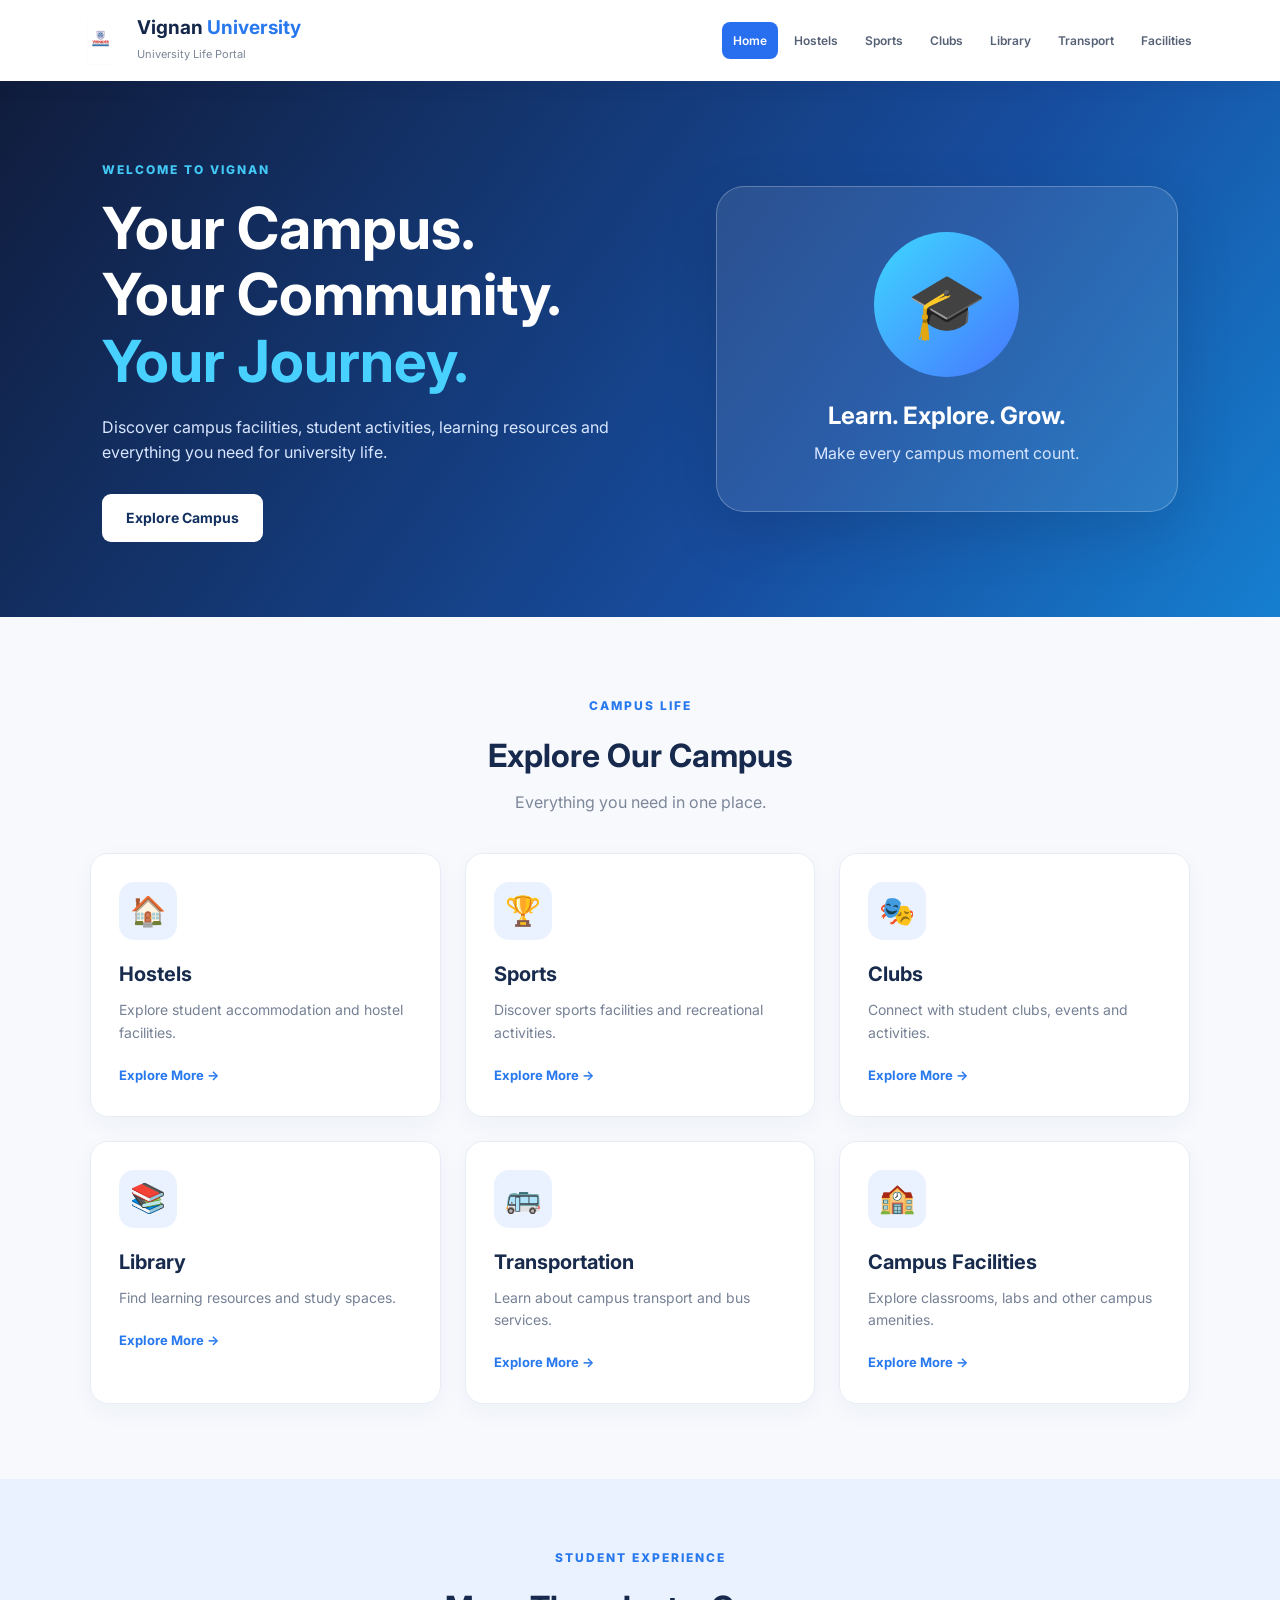
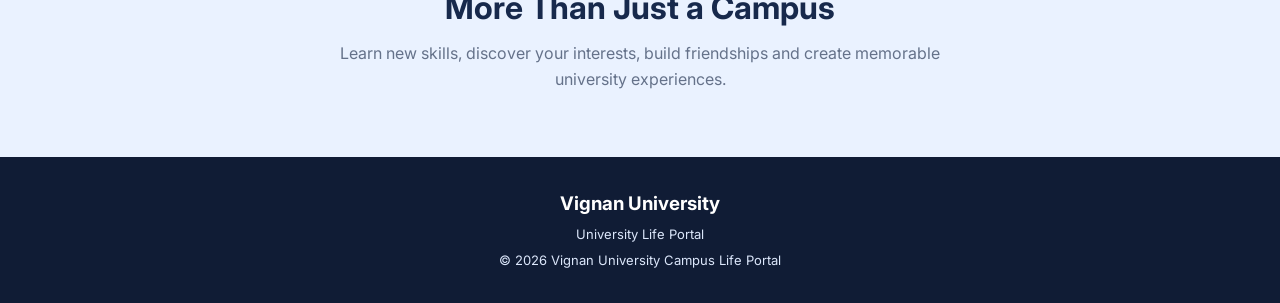
<file: index.html>
<!DOCTYPE html>
<html lang="en">
<head>
    <meta charset="UTF-8">
    <meta name="viewport" content="width=device-width, initial-scale=1.0">
    <title>Vignan University | Campus Life Portal</title>
    <link rel="stylesheet" href="style.css">
</head>
<body>

<header class="header">
    <a href="https://www.instagram.com/vignansuniversityhyd/"
       target="_blank" rel="noopener noreferrer" class="logo">
        <img src="vignan-logo.png" alt="Vignan University Logo">
        <div>
            <h2>Vignan <span>University</span></h2>
            <small>University Life Portal</small>
        </div>
    </a>

    <nav>
        <a class="active" href="index.html">Home</a>
        <a href="hostels.html">Hostels</a>
        <a href="sports.html">Sports</a>
        <a href="clubs.html">Clubs</a>
        <a href="library.html">Library</a>
        <a href="transportation.html">Transport</a>
        <a href="facilities.html">Facilities</a>
    </nav>
</header>

<section class="hero">
    <div class="hero-content">
        <span class="tag">WELCOME TO VIGNAN</span>
        <h1>Your Campus.<br>Your Community.<br><span>Your Journey.</span></h1>
        <p>
            Discover campus facilities, student activities, learning
            resources and everything you need for university life.
        </p>
        <a href="#services" class="btn">Explore Campus</a>
    </div>

    <div class="hero-visual">
        <div class="circle">🎓</div>
        <h2>Learn. Explore. Grow.</h2>
        <p>Make every campus moment count.</p>
    </div>
</section>

<section class="section" id="services">
    <div class="section-heading">
        <span class="tag">CAMPUS LIFE</span>
        <h2>Explore Our Campus</h2>
        <p>Everything you need in one place.</p>
    </div>

    <div class="service-grid">
        <a href="hostels.html" class="service-card">
            <div class="card-icon">🏠</div>
            <h3>Hostels</h3>
            <p>Explore student accommodation and hostel facilities.</p>
            <span>Explore More →</span>
        </a>

        <a href="sports.html" class="service-card">
            <div class="card-icon">🏆</div>
            <h3>Sports</h3>
            <p>Discover sports facilities and recreational activities.</p>
            <span>Explore More →</span>
        </a>

        <a href="clubs.html" class="service-card">
            <div class="card-icon">🎭</div>
            <h3>Clubs</h3>
            <p>Connect with student clubs, events and activities.</p>
            <span>Explore More →</span>
        </a>

        <a href="library.html" class="service-card">
            <div class="card-icon">📚</div>
            <h3>Library</h3>
            <p>Find learning resources and study spaces.</p>
            <span>Explore More →</span>
        </a>

        <a href="transportation.html" class="service-card">
            <div class="card-icon">🚌</div>
            <h3>Transportation</h3>
            <p>Learn about campus transport and bus services.</p>
            <span>Explore More →</span>
        </a>

        <a href="facilities.html" class="service-card">
            <div class="card-icon">🏫</div>
            <h3>Campus Facilities</h3>
            <p>Explore classrooms, labs and other campus amenities.</p>
            <span>Explore More →</span>
        </a>
    </div>
</section>

<section class="experience">
    <span class="tag">STUDENT EXPERIENCE</span>
    <h2>More Than Just a Campus</h2>
    <p>
        Learn new skills, discover your interests, build friendships
        and create memorable university experiences.
    </p>
</section>

<footer>
    <h3>Vignan University</h3>
    <p>University Life Portal</p>
    <p>© 2026 Vignan University Campus Life Portal</p>
</footer>

</body>
</html>
</file>
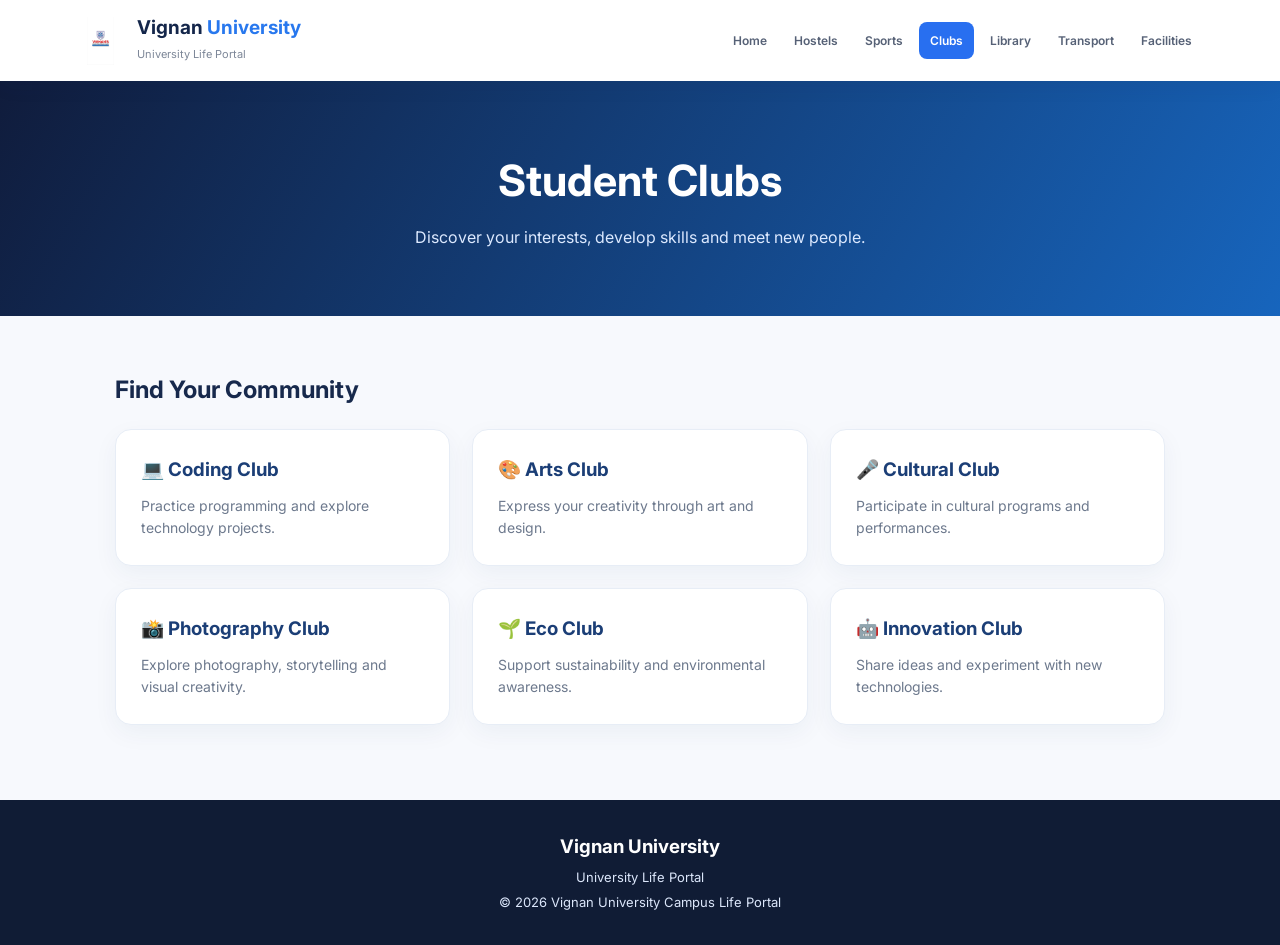
<file: clubs.html>
<!DOCTYPE html>
<html lang="en">
<head>
    <meta charset="UTF-8">
    <meta name="viewport" content="width=device-width, initial-scale=1.0">
    <title>Clubs | Vignan University</title>
    <link rel="stylesheet" href="style.css">
</head>
<body>
<header class="header">
    <a href="https://www.instagram.com/vignansuniversityhyd/" target="_blank" rel="noopener noreferrer" class="logo">
        <img src="vignan-logo.png" alt="Vignan University Logo">
        <div><h2>Vignan <span>University</span></h2><small>University Life Portal</small></div>
    </a>
    <nav>
        <a href="index.html">Home</a><a href="hostels.html">Hostels</a>
        <a href="sports.html">Sports</a><a class="active" href="clubs.html">Clubs</a>
        <a href="library.html">Library</a><a href="transportation.html">Transport</a>
        <a href="facilities.html">Facilities</a>
    </nav>
</header>
<section class="page-hero">
    <h1>Student Clubs</h1>
    <p>Discover your interests, develop skills and meet new people.</p>
</section>
<main class="page-content">
    <h2>Find Your Community</h2>
    <div class="modern-grid">
        <div class="modern-card"><h3>💻 Coding Club</h3><p>Practice programming and explore technology projects.</p></div>
        <div class="modern-card"><h3>🎨 Arts Club</h3><p>Express your creativity through art and design.</p></div>
        <div class="modern-card"><h3>🎤 Cultural Club</h3><p>Participate in cultural programs and performances.</p></div>
        <div class="modern-card"><h3>📸 Photography Club</h3><p>Explore photography, storytelling and visual creativity.</p></div>
        <div class="modern-card"><h3>🌱 Eco Club</h3><p>Support sustainability and environmental awareness.</p></div>
        <div class="modern-card"><h3>🤖 Innovation Club</h3><p>Share ideas and experiment with new technologies.</p></div>
    </div>
</main>
<footer><h3>Vignan University</h3><p>University Life Portal</p><p>© 2026 Vignan University Campus Life Portal</p></footer>
</body>
</html>
</file>
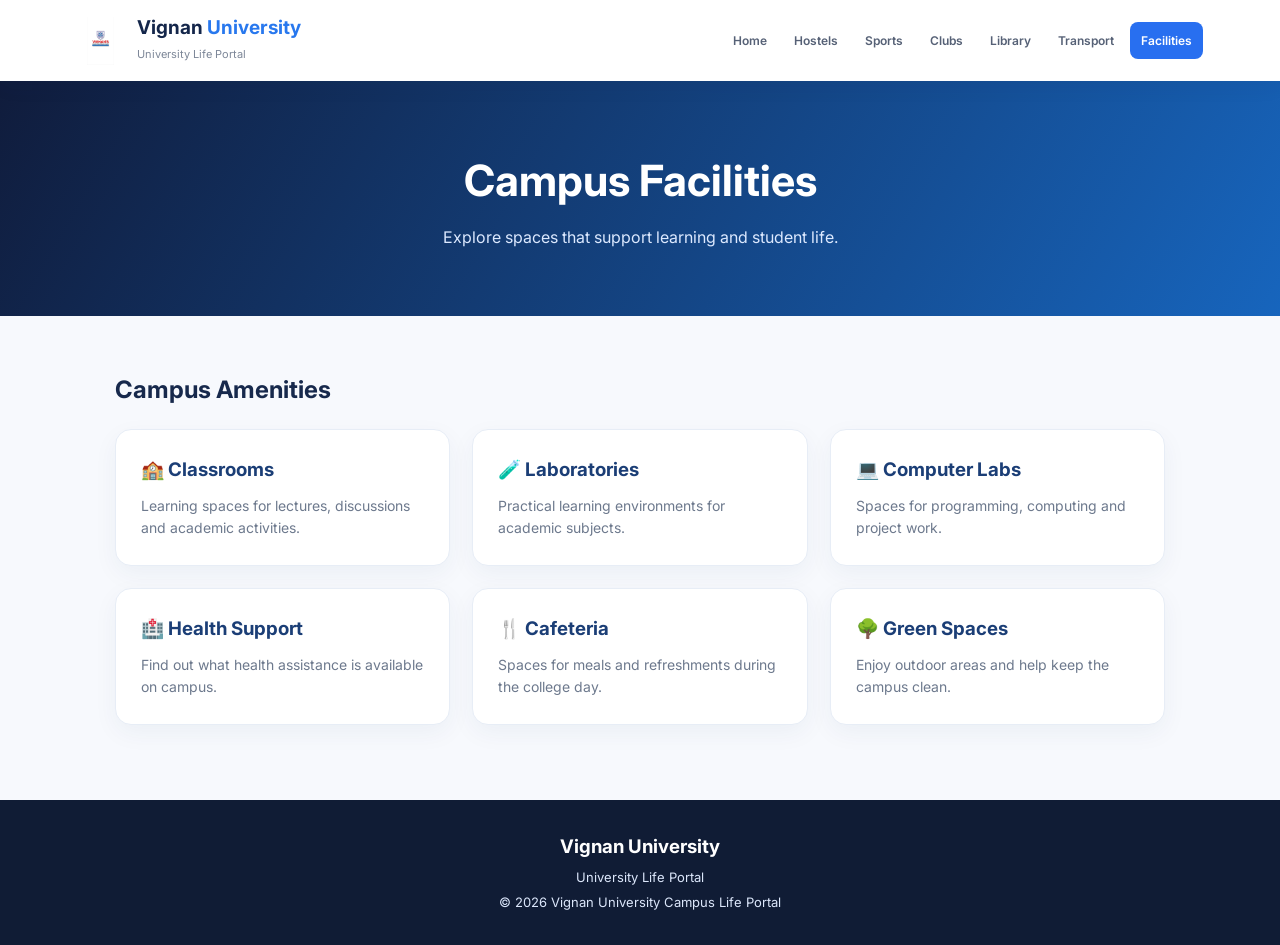
<file: facilities.html>
<!DOCTYPE html>
<html lang="en">
<head>
    <meta charset="UTF-8">
    <meta name="viewport" content="width=device-width, initial-scale=1.0">
    <title>Campus Facilities | Vignan University</title>
    <link rel="stylesheet" href="style.css">
</head>
<body>
<header class="header">
    <a href="https://www.instagram.com/vignansuniversityhyd/" target="_blank" rel="noopener noreferrer" class="logo">
        <img src="vignan-logo.png" alt="Vignan University Logo">
        <div><h2>Vignan <span>University</span></h2><small>University Life Portal</small></div>
    </a>
    <nav>
        <a href="index.html">Home</a><a href="hostels.html">Hostels</a>
        <a href="sports.html">Sports</a><a href="clubs.html">Clubs</a>
        <a href="library.html">Library</a><a href="transportation.html">Transport</a>
        <a class="active" href="facilities.html">Facilities</a>
    </nav>
</header>
<section class="page-hero">
    <h1>Campus Facilities</h1>
    <p>Explore spaces that support learning and student life.</p>
</section>
<main class="page-content">
    <h2>Campus Amenities</h2>
    <div class="modern-grid">
        <div class="modern-card"><h3>🏫 Classrooms</h3><p>Learning spaces for lectures, discussions and academic activities.</p></div>
        <div class="modern-card"><h3>🧪 Laboratories</h3><p>Practical learning environments for academic subjects.</p></div>
        <div class="modern-card"><h3>💻 Computer Labs</h3><p>Spaces for programming, computing and project work.</p></div>
        <div class="modern-card"><h3>🏥 Health Support</h3><p>Find out what health assistance is available on campus.</p></div>
        <div class="modern-card"><h3>🍴 Cafeteria</h3><p>Spaces for meals and refreshments during the college day.</p></div>
        <div class="modern-card"><h3>🌳 Green Spaces</h3><p>Enjoy outdoor areas and help keep the campus clean.</p></div>
    </div>
</main>
<footer><h3>Vignan University</h3><p>University Life Portal</p><p>© 2026 Vignan University Campus Life Portal</p></footer>
</body>
</html>
</file>
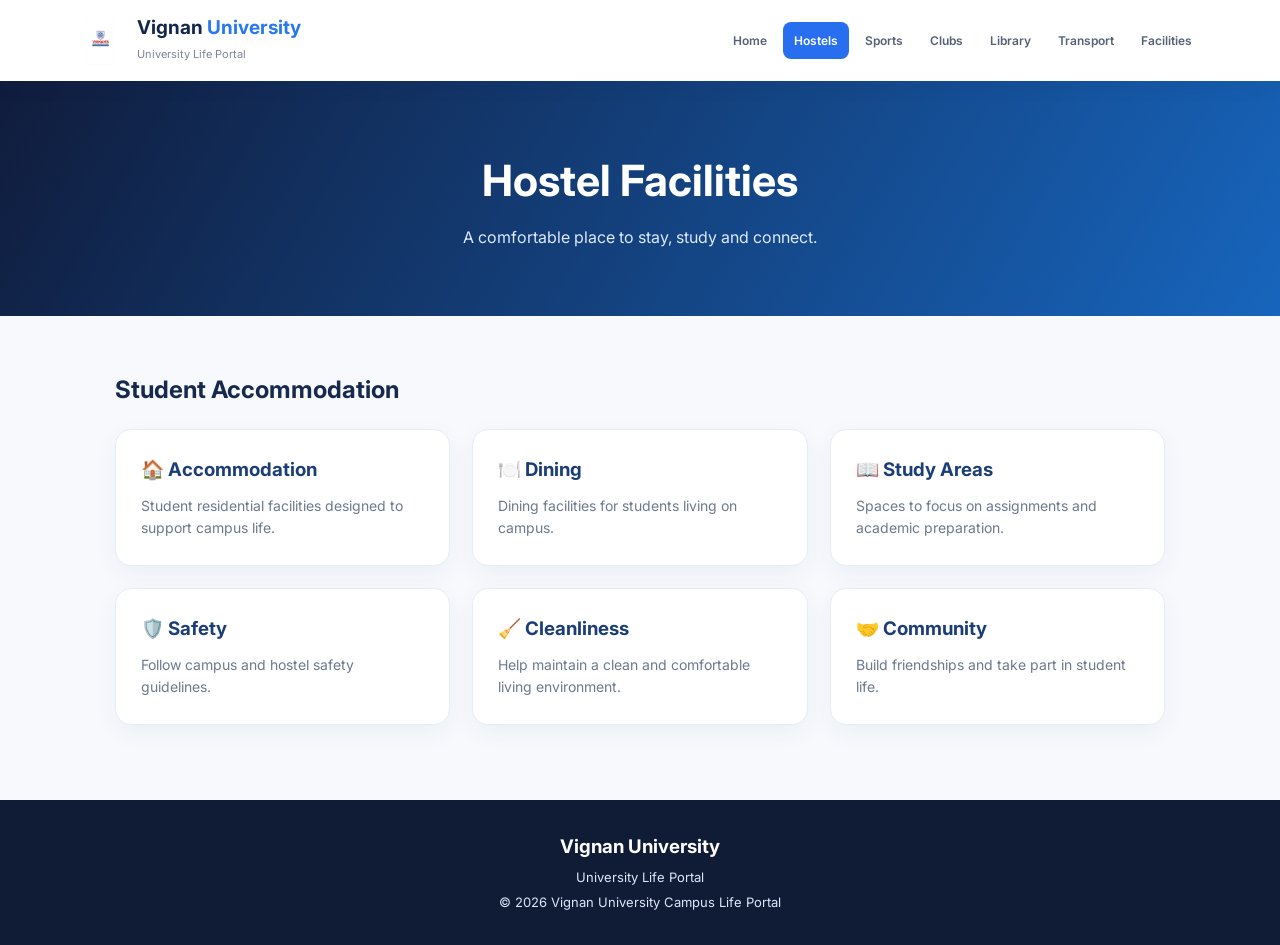
<file: hostels.html>
<!DOCTYPE html>
<html lang="en">
<head>
    <meta charset="UTF-8">
    <meta name="viewport" content="width=device-width, initial-scale=1.0">
    <title>Hostels | Vignan University</title>
    <link rel="stylesheet" href="style.css">
</head>
<body>
<header class="header">
    <a href="https://www.instagram.com/vignansuniversityhyd/" target="_blank" rel="noopener noreferrer" class="logo">
        <img src="vignan-logo.png" alt="Vignan University Logo">
        <div><h2>Vignan <span>University</span></h2><small>University Life Portal</small></div>
    </a>
    <nav>
        <a href="index.html">Home</a><a class="active" href="hostels.html">Hostels</a>
        <a href="sports.html">Sports</a><a href="clubs.html">Clubs</a>
        <a href="library.html">Library</a><a href="transportation.html">Transport</a>
        <a href="facilities.html">Facilities</a>
    </nav>
</header>
<section class="page-hero">
    <h1>Hostel Facilities</h1>
    <p>A comfortable place to stay, study and connect.</p>
</section>
<main class="page-content">
    <h2>Student Accommodation</h2>
    <div class="modern-grid">
        <div class="modern-card"><h3>🏠 Accommodation</h3><p>Student residential facilities designed to support campus life.</p></div>
        <div class="modern-card"><h3>🍽️ Dining</h3><p>Dining facilities for students living on campus.</p></div>
        <div class="modern-card"><h3>📖 Study Areas</h3><p>Spaces to focus on assignments and academic preparation.</p></div>
        <div class="modern-card"><h3>🛡️ Safety</h3><p>Follow campus and hostel safety guidelines.</p></div>
        <div class="modern-card"><h3>🧹 Cleanliness</h3><p>Help maintain a clean and comfortable living environment.</p></div>
        <div class="modern-card"><h3>🤝 Community</h3><p>Build friendships and take part in student life.</p></div>
    </div>
</main>
<footer><h3>Vignan University</h3><p>University Life Portal</p><p>© 2026 Vignan University Campus Life Portal</p></footer>
</body>
</html>
</file>
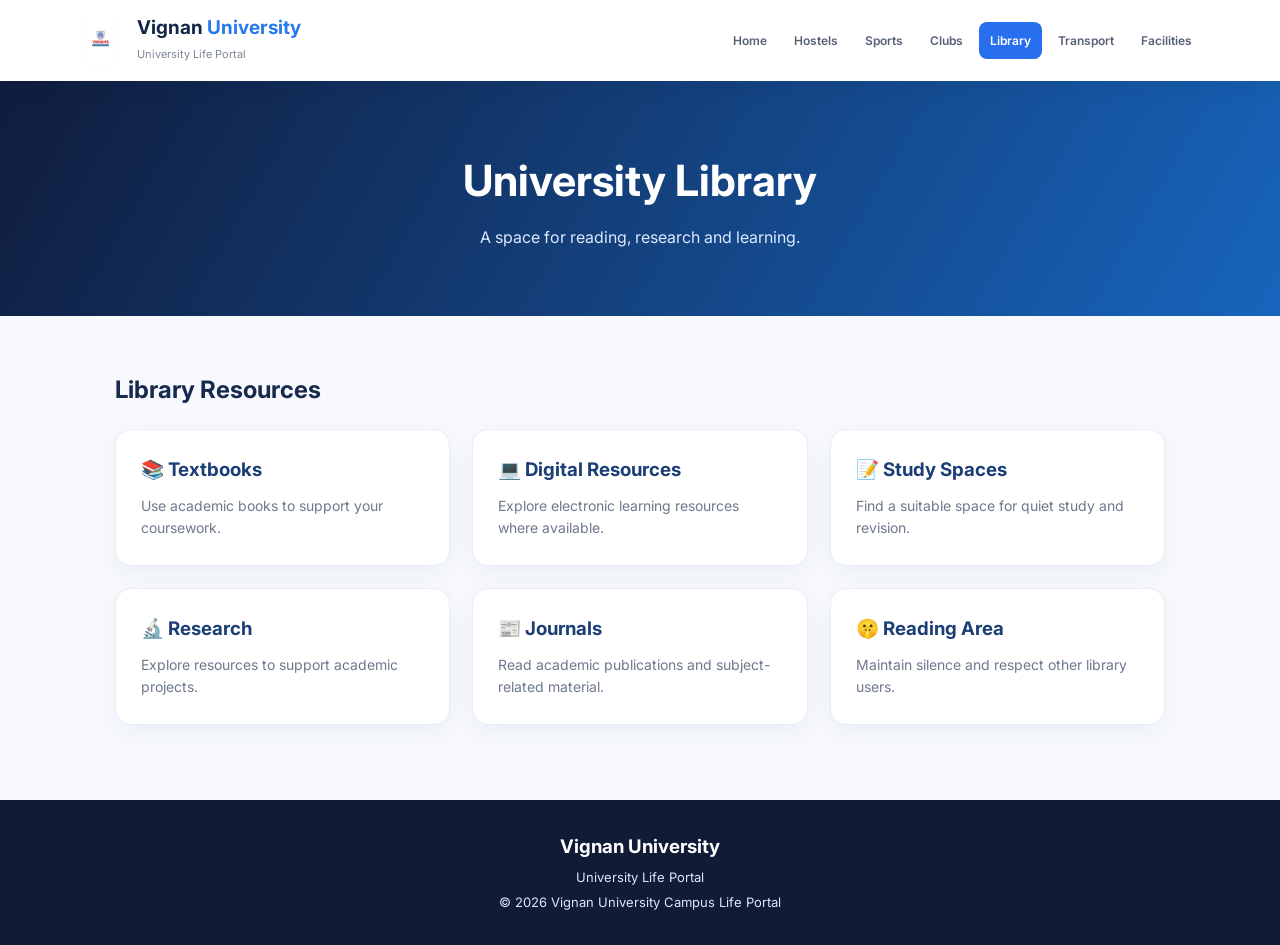
<file: library.html>
<!DOCTYPE html>
<html lang="en">
<head>
    <meta charset="UTF-8">
    <meta name="viewport" content="width=device-width, initial-scale=1.0">
    <title>Library | Vignan University</title>
    <link rel="stylesheet" href="style.css">
</head>
<body>
<header class="header">
    <a href="https://www.instagram.com/vignansuniversityhyd/" target="_blank" rel="noopener noreferrer" class="logo">
        <img src="vignan-logo.png" alt="Vignan University Logo">
        <div><h2>Vignan <span>University</span></h2><small>University Life Portal</small></div>
    </a>
    <nav>
        <a href="index.html">Home</a><a href="hostels.html">Hostels</a>
        <a href="sports.html">Sports</a><a href="clubs.html">Clubs</a>
        <a class="active" href="library.html">Library</a><a href="transportation.html">Transport</a>
        <a href="facilities.html">Facilities</a>
    </nav>
</header>
<section class="page-hero">
    <h1>University Library</h1>
    <p>A space for reading, research and learning.</p>
</section>
<main class="page-content">
    <h2>Library Resources</h2>
    <div class="modern-grid">
        <div class="modern-card"><h3>📚 Textbooks</h3><p>Use academic books to support your coursework.</p></div>
        <div class="modern-card"><h3>💻 Digital Resources</h3><p>Explore electronic learning resources where available.</p></div>
        <div class="modern-card"><h3>📝 Study Spaces</h3><p>Find a suitable space for quiet study and revision.</p></div>
        <div class="modern-card"><h3>🔬 Research</h3><p>Explore resources to support academic projects.</p></div>
        <div class="modern-card"><h3>📰 Journals</h3><p>Read academic publications and subject-related material.</p></div>
        <div class="modern-card"><h3>🤫 Reading Area</h3><p>Maintain silence and respect other library users.</p></div>
    </div>
</main>
<footer><h3>Vignan University</h3><p>University Life Portal</p><p>© 2026 Vignan University Campus Life Portal</p></footer>
</body>
</html>
</file>
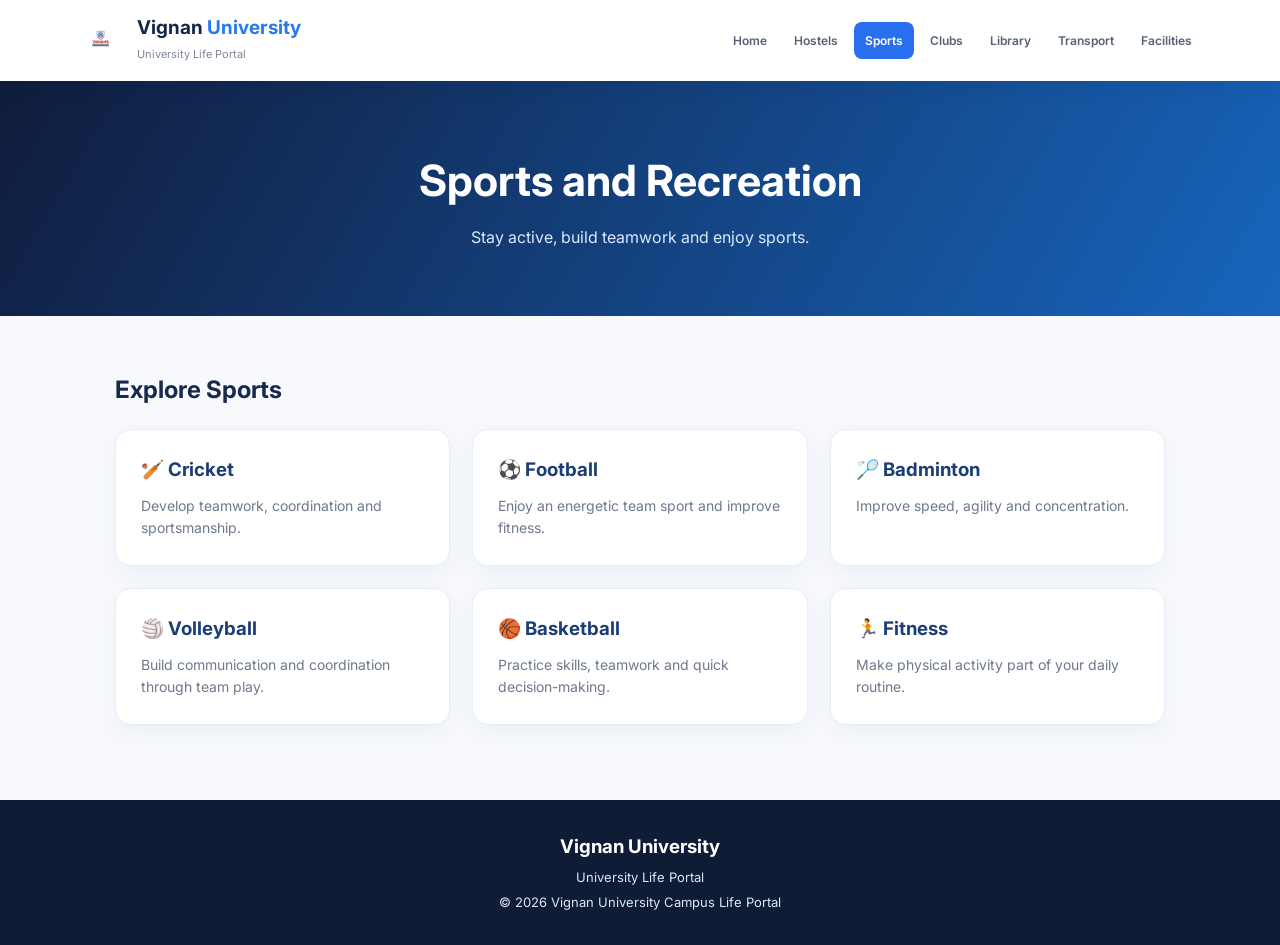
<file: sports.html>
<!DOCTYPE html>
<html lang="en">
<head>
    <meta charset="UTF-8">
    <meta name="viewport" content="width=device-width, initial-scale=1.0">
    <title>Sports | Vignan University</title>
    <link rel="stylesheet" href="style.css">
</head>
<body>
<header class="header">
    <a href="https://www.instagram.com/vignansuniversityhyd/" target="_blank" rel="noopener noreferrer" class="logo">
        <img src="vignan-logo.png" alt="Vignan University Logo">
        <div><h2>Vignan <span>University</span></h2><small>University Life Portal</small></div>
    </a>
    <nav>
        <a href="index.html">Home</a><a href="hostels.html">Hostels</a>
        <a class="active" href="sports.html">Sports</a><a href="clubs.html">Clubs</a>
        <a href="library.html">Library</a><a href="transportation.html">Transport</a>
        <a href="facilities.html">Facilities</a>
    </nav>
</header>
<section class="page-hero">
    <h1>Sports and Recreation</h1>
    <p>Stay active, build teamwork and enjoy sports.</p>
</section>
<main class="page-content">
    <h2>Explore Sports</h2>
    <div class="modern-grid">
        <div class="modern-card"><h3>🏏 Cricket</h3><p>Develop teamwork, coordination and sportsmanship.</p></div>
        <div class="modern-card"><h3>⚽ Football</h3><p>Enjoy an energetic team sport and improve fitness.</p></div>
        <div class="modern-card"><h3>🏸 Badminton</h3><p>Improve speed, agility and concentration.</p></div>
        <div class="modern-card"><h3>🏐 Volleyball</h3><p>Build communication and coordination through team play.</p></div>
        <div class="modern-card"><h3>🏀 Basketball</h3><p>Practice skills, teamwork and quick decision-making.</p></div>
        <div class="modern-card"><h3>🏃 Fitness</h3><p>Make physical activity part of your daily routine.</p></div>
    </div>
</main>
<footer><h3>Vignan University</h3><p>University Life Portal</p><p>© 2026 Vignan University Campus Life Portal</p></footer>
</body>
</html>
</file>
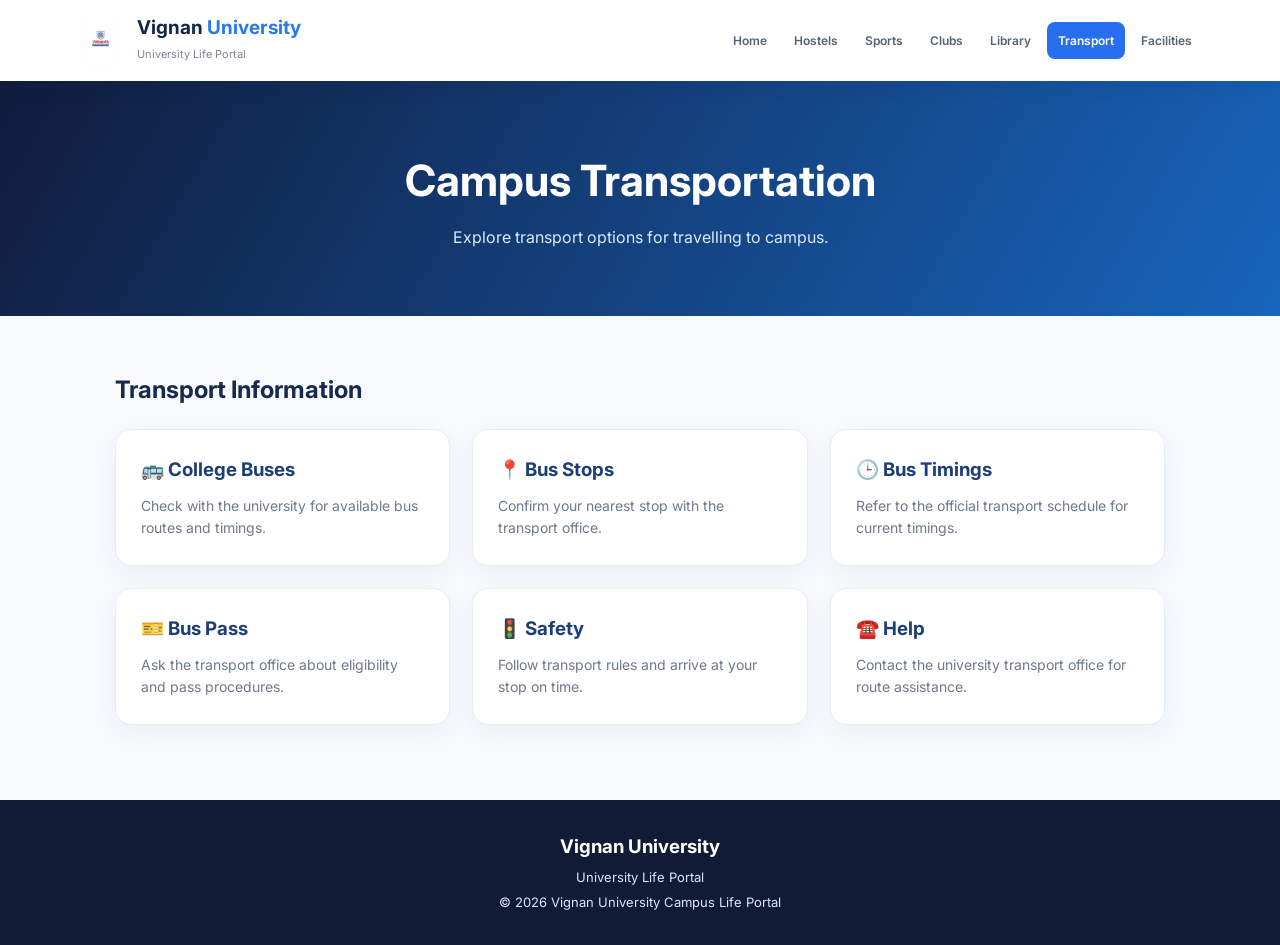
<file: transportation.html>
<!DOCTYPE html>
<html lang="en">
<head>
    <meta charset="UTF-8">
    <meta name="viewport" content="width=device-width, initial-scale=1.0">
    <title>Transportation | Vignan University</title>
    <link rel="stylesheet" href="style.css">
</head>
<body>
<header class="header">
    <a href="https://www.instagram.com/vignansuniversityhyd/" target="_blank" rel="noopener noreferrer" class="logo">
        <img src="vignan-logo.png" alt="Vignan University Logo">
        <div><h2>Vignan <span>University</span></h2><small>University Life Portal</small></div>
    </a>
    <nav>
        <a href="index.html">Home</a><a href="hostels.html">Hostels</a>
        <a href="sports.html">Sports</a><a href="clubs.html">Clubs</a>
        <a href="library.html">Library</a><a class="active" href="transportation.html">Transport</a>
        <a href="facilities.html">Facilities</a>
    </nav>
</header>
<section class="page-hero">
    <h1>Campus Transportation</h1>
    <p>Explore transport options for travelling to campus.</p>
</section>
<main class="page-content">
    <h2>Transport Information</h2>
    <div class="modern-grid">
        <div class="modern-card"><h3>🚌 College Buses</h3><p>Check with the university for available bus routes and timings.</p></div>
        <div class="modern-card"><h3>📍 Bus Stops</h3><p>Confirm your nearest stop with the transport office.</p></div>
        <div class="modern-card"><h3>🕒 Bus Timings</h3><p>Refer to the official transport schedule for current timings.</p></div>
        <div class="modern-card"><h3>🎫 Bus Pass</h3><p>Ask the transport office about eligibility and pass procedures.</p></div>
        <div class="modern-card"><h3>🚦 Safety</h3><p>Follow transport rules and arrive at your stop on time.</p></div>
        <div class="modern-card"><h3>☎️ Help</h3><p>Contact the university transport office for route assistance.</p></div>
    </div>
</main>
<footer><h3>Vignan University</h3><p>University Life Portal</p><p>© 2026 Vignan University Campus Life Portal</p></footer>
</body>
</html>
</file>
<file: style.css>
@import url('https://fonts.googleapis.com/css2?family=Inter:wght@400;500;600;700;800&display=swap');

* {
    margin: 0;
    padding: 0;
    box-sizing: border-box;
}

html {
    scroll-behavior: smooth;
}

body {
    font-family: 'Inter', Arial, sans-serif;
    color: #182338;
    background: #f7f9fd;
    line-height: 1.6;
}

a {
    text-decoration: none;
    color: inherit;
}

/* HEADER */

.header {
    display: flex;
    justify-content: space-between;
    align-items: center;
    gap: 20px;
    padding: 16px 6%;
    background: #ffffff;
    position: sticky;
    top: 0;
    z-index: 100;
    box-shadow: 0 4px 20px rgba(20, 40, 80, 0.07);
}

.logo {
    display: flex;
    align-items: center;
    gap: 12px;
    flex-shrink: 0;
}

.logo img {
    width: 48px;
    height: 48px;
    object-fit: contain;
}

.logo h2 {
    color: #14264a;
    font-size: 19px;
    line-height: 1.25;
}

.logo h2 span {
    color: #2878ee;
}

.logo small {
    color: #7d8798;
    font-size: 11px;
}

nav {
    display: flex;
    align-items: center;
    gap: 5px;
    flex-wrap: wrap;
}

nav a {
    padding: 9px 11px;
    font-size: 12px;
    font-weight: 600;
    color: #566176;
    border-radius: 8px;
    transition: 0.3s;
}

nav a:hover,
nav a.active {
    color: #ffffff;
    background: #286ff0;
}

/* HERO */

.hero {
    min-height: 490px;
    padding: 75px 8%;
    display: grid;
    grid-template-columns: 1.1fr 0.9fr;
    align-items: center;
    gap: 50px;
    color: white;
    background: linear-gradient(125deg, #101c3c, #174d9f 65%, #167fd0);
}

.tag {
    display: inline-block;
    color: #42c9f5;
    font-size: 12px;
    font-weight: 800;
    letter-spacing: 2px;
    margin-bottom: 15px;
}

.hero h1 {
    font-size: clamp(34px, 5vw, 58px);
    line-height: 1.15;
    margin-bottom: 20px;
}

.hero h1 span {
    color: #48d1ff;
}

.hero-content p {
    max-width: 530px;
    color: #d8e6ff;
    margin-bottom: 28px;
}

.btn {
    display: inline-block;
    padding: 13px 24px;
    border-radius: 9px;
    color: #12305f;
    background: #ffffff;
    font-size: 14px;
    font-weight: 700;
    transition: 0.3s;
}

.btn:hover {
    transform: translateY(-3px);
    background: #48d1ff;
}

.hero-visual {
    text-align: center;
    padding: 45px 25px;
    border: 1px solid rgba(255,255,255,0.25);
    border-radius: 28px;
    background: rgba(255,255,255,0.09);
    box-shadow: 0 20px 60px rgba(0,0,0,0.12);
}

.circle {
    display: grid;
    place-items: center;
    width: 145px;
    height: 145px;
    margin: 0 auto 20px;
    border-radius: 50%;
    background: linear-gradient(135deg, #3ed7ff, #4777ff);
    font-size: 64px;
}

.hero-visual h2 {
    font-size: 24px;
    margin-bottom: 5px;
}

.hero-visual p {
    color: #d8e6ff;
}

/* SECTION */

.section {
    padding: 75px 7%;
}

.section-heading {
    text-align: center;
    margin-bottom: 38px;
}

.section-heading .tag,
.experience .tag {
    color: #2878ee;
}

.section-heading h2,
.experience h2 {
    font-size: 32px;
    color: #17294c;
    margin-bottom: 8px;
}

.section-heading p {
    color: #7c8799;
}

/* SERVICE CARDS */

.service-grid {
    display: grid;
    grid-template-columns: repeat(3, 1fr);
    gap: 24px;
}

.service-card {
    padding: 28px;
    background: white;
    border: 1px solid #e8edf5;
    border-radius: 18px;
    box-shadow: 0 8px 25px rgba(27, 52, 95, 0.04);
    transition: 0.3s;
}

.service-card:hover {
    transform: translateY(-7px);
    border-color: #8eb8ff;
    box-shadow: 0 15px 35px rgba(39, 111, 240, 0.12);
}

.card-icon {
    display: grid;
    place-items: center;
    width: 58px;
    height: 58px;
    margin-bottom: 18px;
    border-radius: 15px;
    background: #eaf2ff;
    font-size: 29px;
}

.service-card h3 {
    font-size: 20px;
    margin-bottom: 9px;
    color: #182b4d;
}

.service-card p {
    font-size: 14px;
    color: #768196;
    margin-bottom: 18px;
}

.service-card span {
    color: #2878ee;
    font-size: 13px;
    font-weight: 700;
}

/* EXPERIENCE */

.experience {
    text-align: center;
    padding: 65px 8%;
    background: #eaf2ff;
}

.experience p {
    max-width: 650px;
    margin: 0 auto;
    color: #65728a;
}

/* INNER PAGES */

.page-hero {
    text-align: center;
    padding: 65px 7%;
    color: white;
    background: linear-gradient(120deg, #101c3c, #1765bd);
}

.page-hero h1 {
    font-size: clamp(30px, 4vw, 43px);
    margin-bottom: 10px;
}

.page-hero p {
    color: #dce9ff;
}

.page-content {
    max-width: 1100px;
    margin: auto;
    padding: 55px 25px 75px;
}

.page-content > h2 {
    color: #17294c;
    margin-bottom: 20px;
}

.modern-grid {
    display: grid;
    grid-template-columns: repeat(3, 1fr);
    gap: 22px;
}

.modern-card {
    padding: 25px;
    border-radius: 16px;
    background: #ffffff;
    border: 1px solid #e7edf6;
    box-shadow: 0 8px 25px rgba(27, 52, 95, 0.05);
    transition: 0.3s;
}

.modern-card:hover {
    transform: translateY(-5px);
    border-color: #8eb8ff;
}

.modern-card h3 {
    color: #1b3e76;
    margin-bottom: 10px;
}

.modern-card p,
.modern-card li {
    color: #6d798d;
    font-size: 14px;
}

.modern-card ul {
    padding-left: 20px;
}

.schedule {
    width: 100%;
    margin-top: 25px;
    border-collapse: collapse;
    background: white;
    border-radius: 12px;
    overflow: hidden;
}

.schedule th,
.schedule td {
    padding: 14px;
    text-align: left;
    border-bottom: 1px solid #e9eef5;
    font-size: 14px;
}

.schedule th {
    background: #eaf2ff;
    color: #1b3e76;
}

/* FOOTER */

footer {
    padding: 32px 20px;
    text-align: center;
    color: #dce7fb;
    background: #101c35;
}

footer h3 {
    color: #ffffff;
    margin-bottom: 5px;
}

footer p {
    font-size: 13px;
    margin-top: 5px;
}

/* RESPONSIVE DESIGN */

@media (max-width: 1050px) {
    .header {
        flex-direction: column;
    }

    nav {
        justify-content: center;
    }

    .hero {
        padding: 60px 6%;
    }
}

@media (max-width: 750px) {
    .hero {
        grid-template-columns: 1fr;
        gap: 35px;
    }

    .service-grid,
    .modern-grid {
        grid-template-columns: repeat(2, 1fr);
    }

    .section {
        padding: 50px 5%;
    }
}

@media (max-width: 500px) {
    .service-grid,
    .modern-grid {
        grid-template-columns: 1fr;
    }

    nav a {
        font-size: 11px;
        padding: 7px 8px;
    }

    .logo h2 {
        font-size: 17px;
    }

    .hero {
        padding: 45px 6%;
    }

    .hero-visual {
        padding: 30px 15px;
    }

    .page-content {
        padding: 40px 18px;
    }

    .schedule th,
    .schedule td {
        padding: 9px;
        font-size: 12px;
    }
}
</file>
